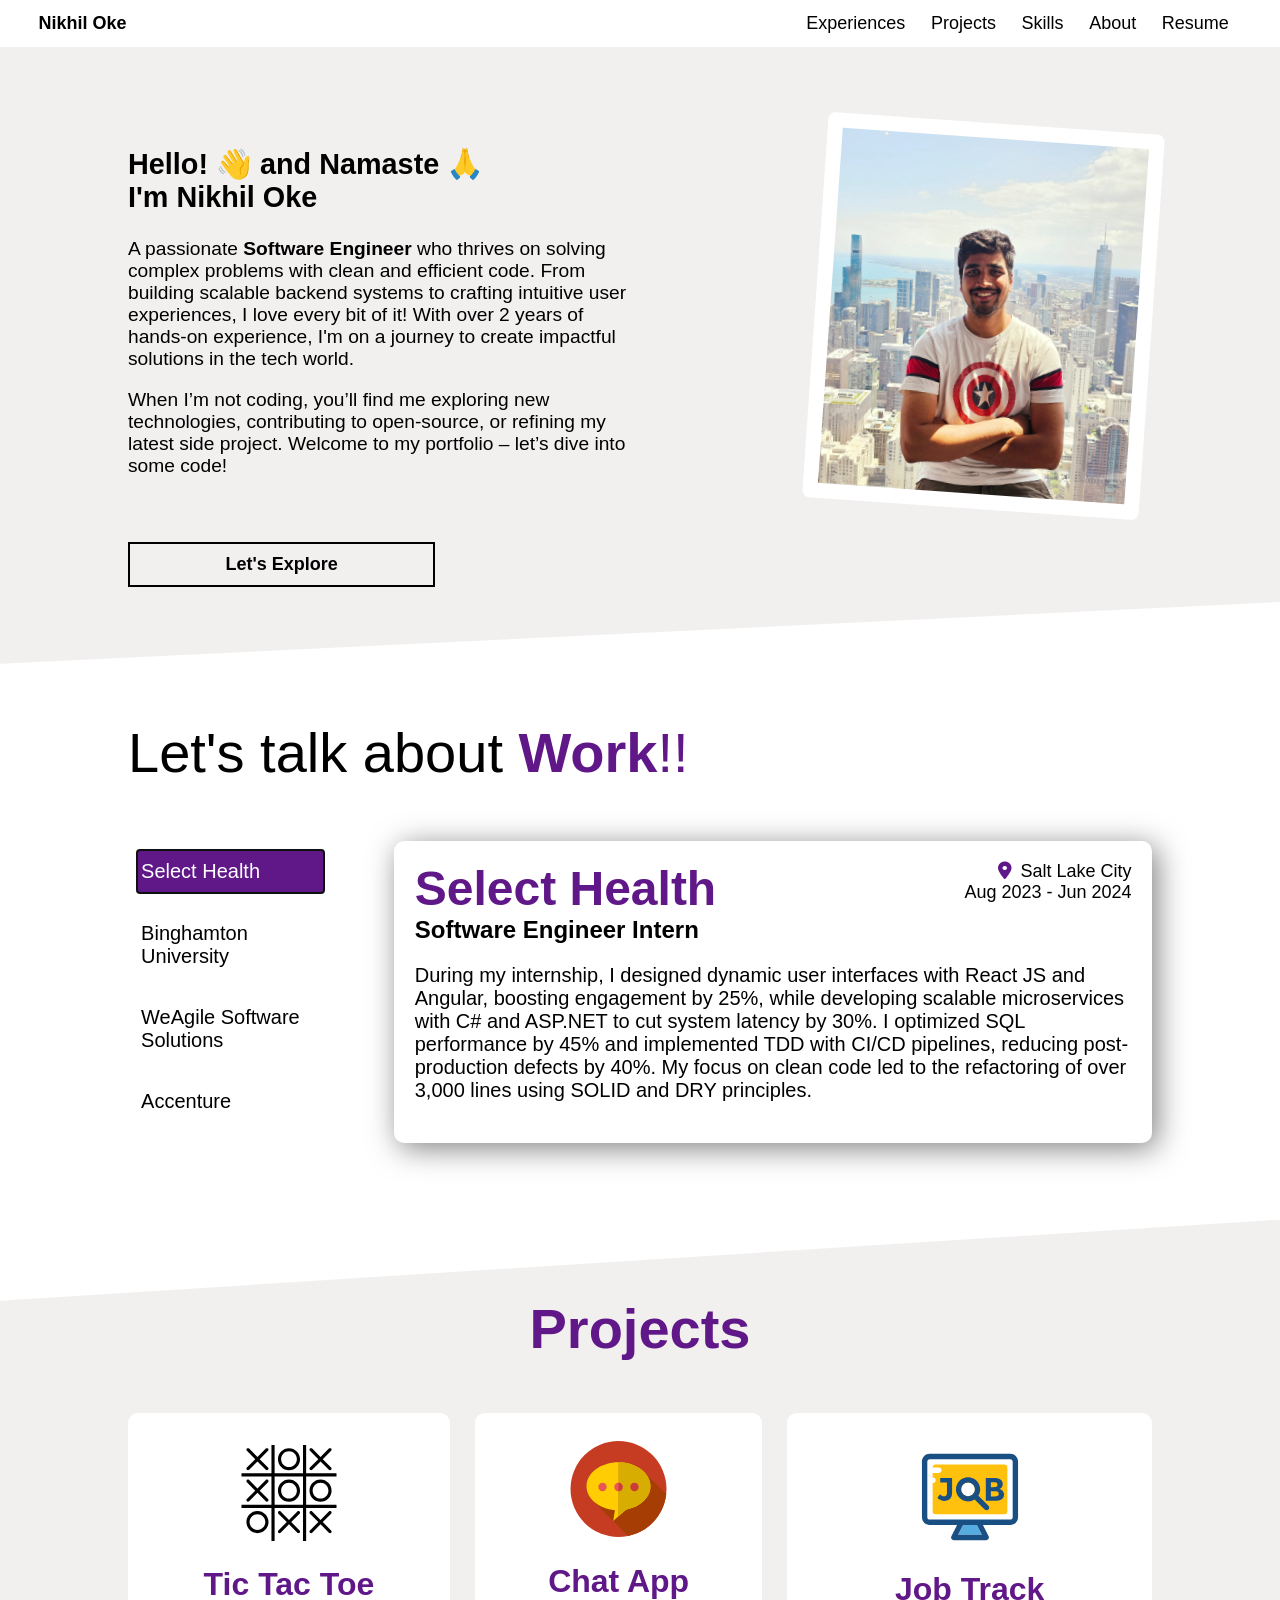
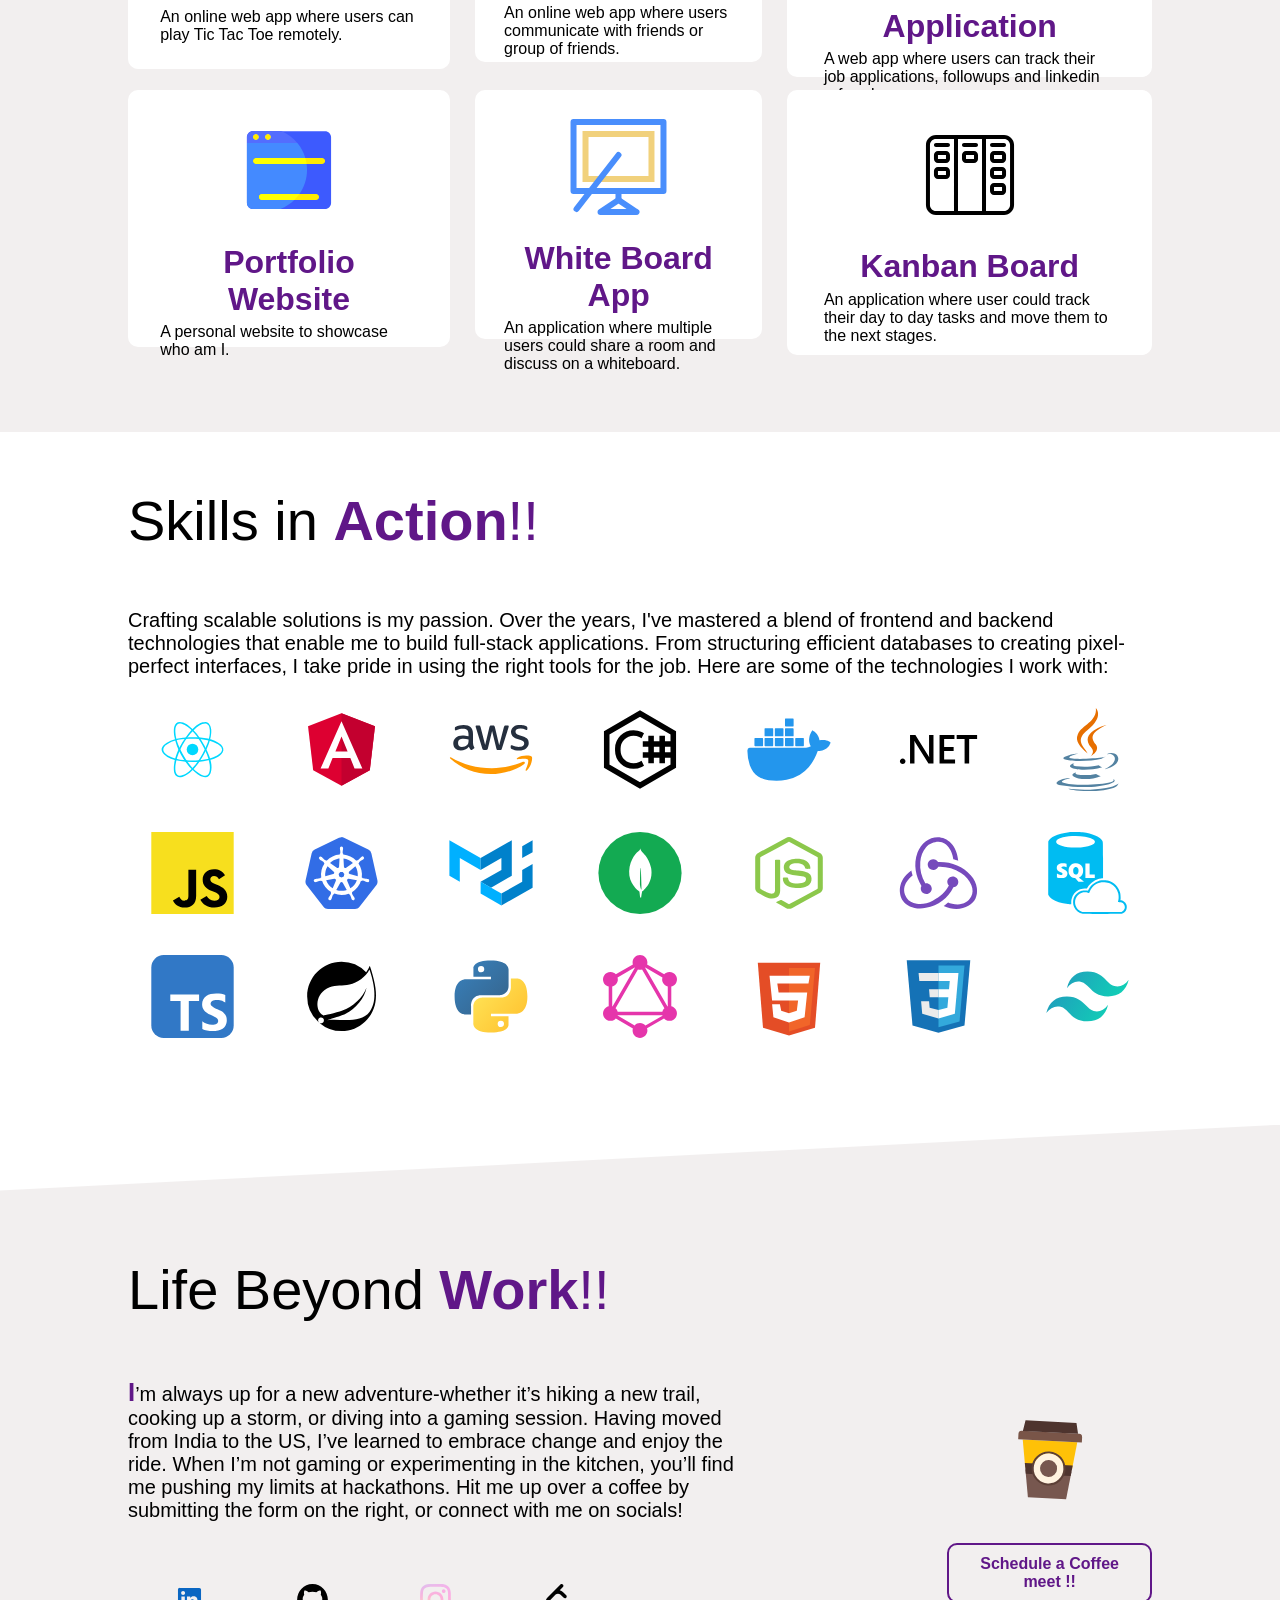
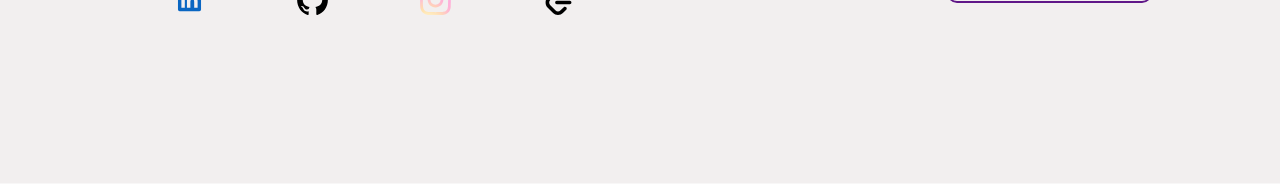
<file: index.html>
<html>
  <head>
    <title>Nikhil Oke</title>
    <meta charset="UTF-8" />
    <meta name="viewport" content="width=device-width, initial-scale=1.0" />
    <meta
      name="description"
      content="Nikhil Oke, Software Engineer experienced in full stack web development across various tech stacks"
    />
    <link rel="stylesheet" href="portfolio.css" />
    <link
      rel="stylesheet"
      href="https://cdnjs.cloudflare.com/ajax/libs/font-awesome/6.0.0-beta3/css/all.min.css"
    />
  </head>
  <body>
    <div class="navigation-bar">
      <a class="nav-logo" href="#landing">Nikhil Oke</a>
      <div class="nav-links">
        <a class="nav-tab" href="#experience">Experiences</a>
        <a class="nav-tab" href="#projects">Projects</a>
        <a class="nav-tab" href="#skills">Skills</a>
        <a class="nav-tab" href="#about">About</a>
        <a
          class="nav-tab"
          href="./assets/Nikhil_Oke_Resume.pdf"
          download="Nikhil_Oke_Resume.pdf"
          >Resume</a
        >
      </div>
    </div>
    <section class="landing" id="landing">
      <div class="landing-pane">
        <div class="intro">
          <h1>
            Hello! 👋 and Namaste 🙏 <br />
            I'm Nikhil Oke
          </h1>
          <p>
            A passionate <strong>Software Engineer</strong> who thrives on
            solving complex problems with clean and efficient code. From
            building scalable backend systems to crafting intuitive user
            experiences, I love every bit of it! With over 2 years of hands-on
            experience, I'm on a journey to create impactful solutions in the
            tech world.
          </p>
          <p>
            When I’m not coding, you’ll find me exploring new technologies,
            contributing to open-source, or refining my latest side project.
            Welcome to my portfolio – let’s dive into some code!
          </p>

          <button class="explore">Let's Explore</button>
        </div>
        <img class="img" src="./assets/portfolio_img.jpg" />
      </div>
    </section>
    <section class="experience" id="experience">
      <p class="sec-heading">
        Let's talk about
        <span class="head-color"> <strong>Work</strong>!!</span>
      </p>
      <div class="experience-flex">
        <div class="exp-tabs" id="exp-tabs">
          <button class="exp-tab" onClick="showCompany(0)" id="sel-button">
            Select Health
          </button>
          <button class="exp-tab" onClick="showCompany(1)" id="bing-button">
            Binghamton University
          </button>
          <button class="exp-tab" onClick="showCompany(2)" id="weag-button">
            WeAgile Software Solutions
          </button>
          <button class="exp-tab" onClick="showCompany(3)" id="acc-button">
            Accenture
          </button>
        </div>
        <div class="show-exp .active" id="show-exp">
          <div class="exp">
            <div>
              <div class="comp-name" id="compName"></div>
              <div class="position" id="pos"></div>
            </div>
            <div class="info">
              <div>
                <i
                  class="fas fa-map-marker-alt"
                  style="color: var(--hover-color); margin-right: 2%"
                ></i>
                <span class="location" id="location"></span>
              </div>
              <div class="duration" id="date"></div>
            </div>
          </div>
          <p class="desc" id="desc"></p>
        </div>
      </div>
    </section>
    <section class="projects" id="projects">
      <div
        class="sec-heading"
        style="color: var(--hover-color); text-align: center"
      >
        <strong>Projects</strong>
      </div>
      <div class="grid-container" id="grid-container">
        <div class="grid-item">
          <img src="./assets/tic-tac-toe.svg" class="prj-img" />
          <div class="prj-info">
            <div class="prj-title">Tic Tac Toe</div>
            <div class="prj-desc">
              An online web app where users can play Tic Tac Toe remotely.
            </div>
          </div>
        </div>
        <div class="grid-item">
          <img src="./assets/chat.svg" class="prj-img" />
          <div class="prj-info">
            <div class="prj-title">Chat App</div>
            <div class="prj-desc">
              An online web app where users communicate with friends or group of
              friends.
            </div>
          </div>
        </div>
        <div class="grid-item">
          <img src="./assets/job-search-svgrepo-com.svg" class="prj-img" />
          <div class="prj-info">
            <div class="prj-title">Job Track Application</div>
            <div class="prj-desc">
              A web app where users can track their job applications, followups
              and linkedin referrals.
            </div>
          </div>
        </div>
        <div class="grid-item">
          <img src="./assets/web-page-svgrepo-com.svg" class="prj-img" />
          <div class="prj-info">
            <div class="prj-title">Portfolio Website</div>
            <div class="prj-desc">A personal website to showcase who am I.</div>
          </div>
        </div>
        <div class="grid-item">
          <img src="./assets/whiteboard-svgrepo-com.svg" class="prj-img" />
          <div class="prj-info">
            <div class="prj-title">White Board App</div>
            <div class="prj-desc">
              An application where multiple users could share a room and discuss
              on a whiteboard.
            </div>
          </div>
        </div>
        <div class="grid-item">
          <img src="./assets/kanban-board-svgrepo-com.svg" class="prj-img" />
          <div class="prj-info">
            <div class="prj-title">Kanban Board</div>
            <div class="prj-desc">
              An application where user could track their day to day tasks and
              move them to the next stages.
            </div>
          </div>
        </div>
      </div>
    </section>
    <section class="skills" id="skills">
      <p class="sec-heading">
        Skills in
        <span class="head-color"> <strong>Action</strong>!!</span>
      </p>
      <p class="skills-description">
        Crafting scalable solutions is my passion. Over the years, I've mastered
        a blend of frontend and backend technologies that enable me to build
        full-stack applications. From structuring efficient databases to
        creating pixel-perfect interfaces, I take pride in using the right tools
        for the job. Here are some of the technologies I work with:
      </p>
      <div class="skills-grid">
        <img
          src="./assets//skills/react-javascript-js-framework-facebook-svgrepo-com.svg"
          height="80%"
          width="80%"
        />
        <img
          src="./assets//skills/angular-svgrepo-com.svg"
          height="80%"
          width="80%"
        />
        <img
          src="./assets//skills/aws-svgrepo-com.svg"
          height="80%"
          width="80%"
        />
        <img
          src="./assets//skills/c-sharp-svgrepo-com.svg"
          height="80%"
          width="80%"
        />
        <img
          src="./assets//skills/docker-svgrepo-com.svg"
          height="80%"
          width="80%"
        />
        <img
          src="./assets//skills/dotnet-svgrepo-com.svg"
          height="80%"
          width="80%"
        />
        <img
          src="./assets//skills/java-svgrepo-com.svg"
          height="80%"
          width="80%"
        />
        <img
          src="./assets//skills/javascript-svgrepo-com.svg"
          height="80%"
          width="80%"
        />
        <img
          src="./assets//skills/kubernetes-svgrepo-com.svg"
          height="80%"
          width="80%"
        />
        <img
          src="./assets//skills/material-ui-svgrepo-com.svg"
          height="80%"
          width="80%"
        />
        <img
          src="./assets//skills/mongodb-svgrepo-com.svg"
          height="80%"
          width="80%"
        />
        <img
          src="./assets//skills/node-js-svgrepo-com.svg"
          height="80%"
          width="80%"
        />
        <img
          src="./assets//skills/redux-svgrepo-com.svg"
          height="80%"
          width="80%"
        />
        <img
          src="./assets//skills/sql-database-sql-azure-svgrepo-com.svg"
          height="80%"
          width="80%"
        />
        <img
          src="./assets//skills/typescript-svgrepo-com.svg"
          height="80%"
          width="80%"
        />
        <img
          src="./assets//skills/spring-boot-svgrepo-com.svg"
          height="80%"
          width="80%"
        />
        <img
          src="./assets//skills/python-svgrepo-com.svg"
          height="80%"
          width="80%"
        />
        <img
          src="./assets//skills/graphql-svgrepo-com.svg"
          height="80%"
          width="80%"
        />
        <img
          src="./assets//skills/html-5-svgrepo-com.svg"
          height="80%"
          width="80%"
        />
        <img
          src="./assets//skills/css-svgrepo-com.svg"
          height="80%"
          width="80%"
        />
        <img
          src="./assets//skills/tailwindcss-icon-svgrepo-com.svg"
          height="80%"
          width="80%"
        />
      </div>
    </section>
    <section class="life" id="about">
      <div>
        <p class="sec-heading">
          Life Beyond
          <span class="head-color"> <strong>Work</strong>!!</span>
        </p>
      </div>
      <div class="about-sec">
        <div class="about">
          <div class="about-desc">
            <span style="font-size: 2vw; color: var(--hover-color)"
              ><strong>I</strong></span
            >’m always up for a new adventure-whether it’s hiking a new trail,
            cooking up a storm, or diving into a gaming session. Having moved
            from India to the US, I’ve learned to embrace change and enjoy the
            ride. When I’m not gaming or experimenting in the kitchen, you’ll
            find me pushing my limits at hackathons. Hit me up over a coffee by
            submitting the form on the right, or connect with me on socials!
          </div>
          <div class="socials">
            <img
              src="./assets/socials/linkedin-svgrepo-com.svg"
              height="50%"
              width="50%"
              onClick="openTab('https://www.linkedin.com/in/nikhil-oke/')"
            />
            <img
              src="./assets/socials/github-142-svgrepo-com.svg"
              height="50%"
              width="50%"
              onclick="openTab('https://github.com/NikhilRajivOke')"
            />
            <img
              src="./assets/socials/instagram-color-svgrepo-com.svg"
              height="50%"
              width="50%"
              onClick="openTab('https://www.instagram.com/_monuu_1997/')"
            />
            <img
              src="./assets/socials/leetcode-svgrepo-com.svg"
              height="50%"
              width="50%"
              onclick="openTab('https://leetcode.com/u/NikhilOke/')"
            />
          </div>
        </div>
        <div class="coffee-form">
          <img
            src="./assets/coffee-to-go-svgrepo-com.svg"
            height="50%"
            width="50%"
          />
          <button
            class="book-coffee"
            onClick="openTab('https://calendly.com/nikhiloke97/meeting-with-nikhil')"
          >
            Schedule a Coffee meet !!
          </button>
        </div>
      </div>
    </section>
    <script src="portfolio.js"></script>
    <script>
      window.onload = function () {
        document.getElementById("sel-button").click();
        document.getElementById("sel-button").focus();
        window.scrollTo(0, 0);
      };

      document.addEventListener("DOMContentLoaded", function () {
        const observer = new IntersectionObserver((entries) => {
          entries.forEach((entry) => {
            if (entry.isIntersecting) {
              entry.target.classList.add("active");
            }
          });
        });
        const experienceTabs = document.getElementById("exp-tabs");
        observer.observe(experienceTabs);
        observer.observe(document.getElementById("show-exp"));
        observer.observe(document.getElementById("grid-container"));
      });
    </script>
  </body>
</html>
</file>
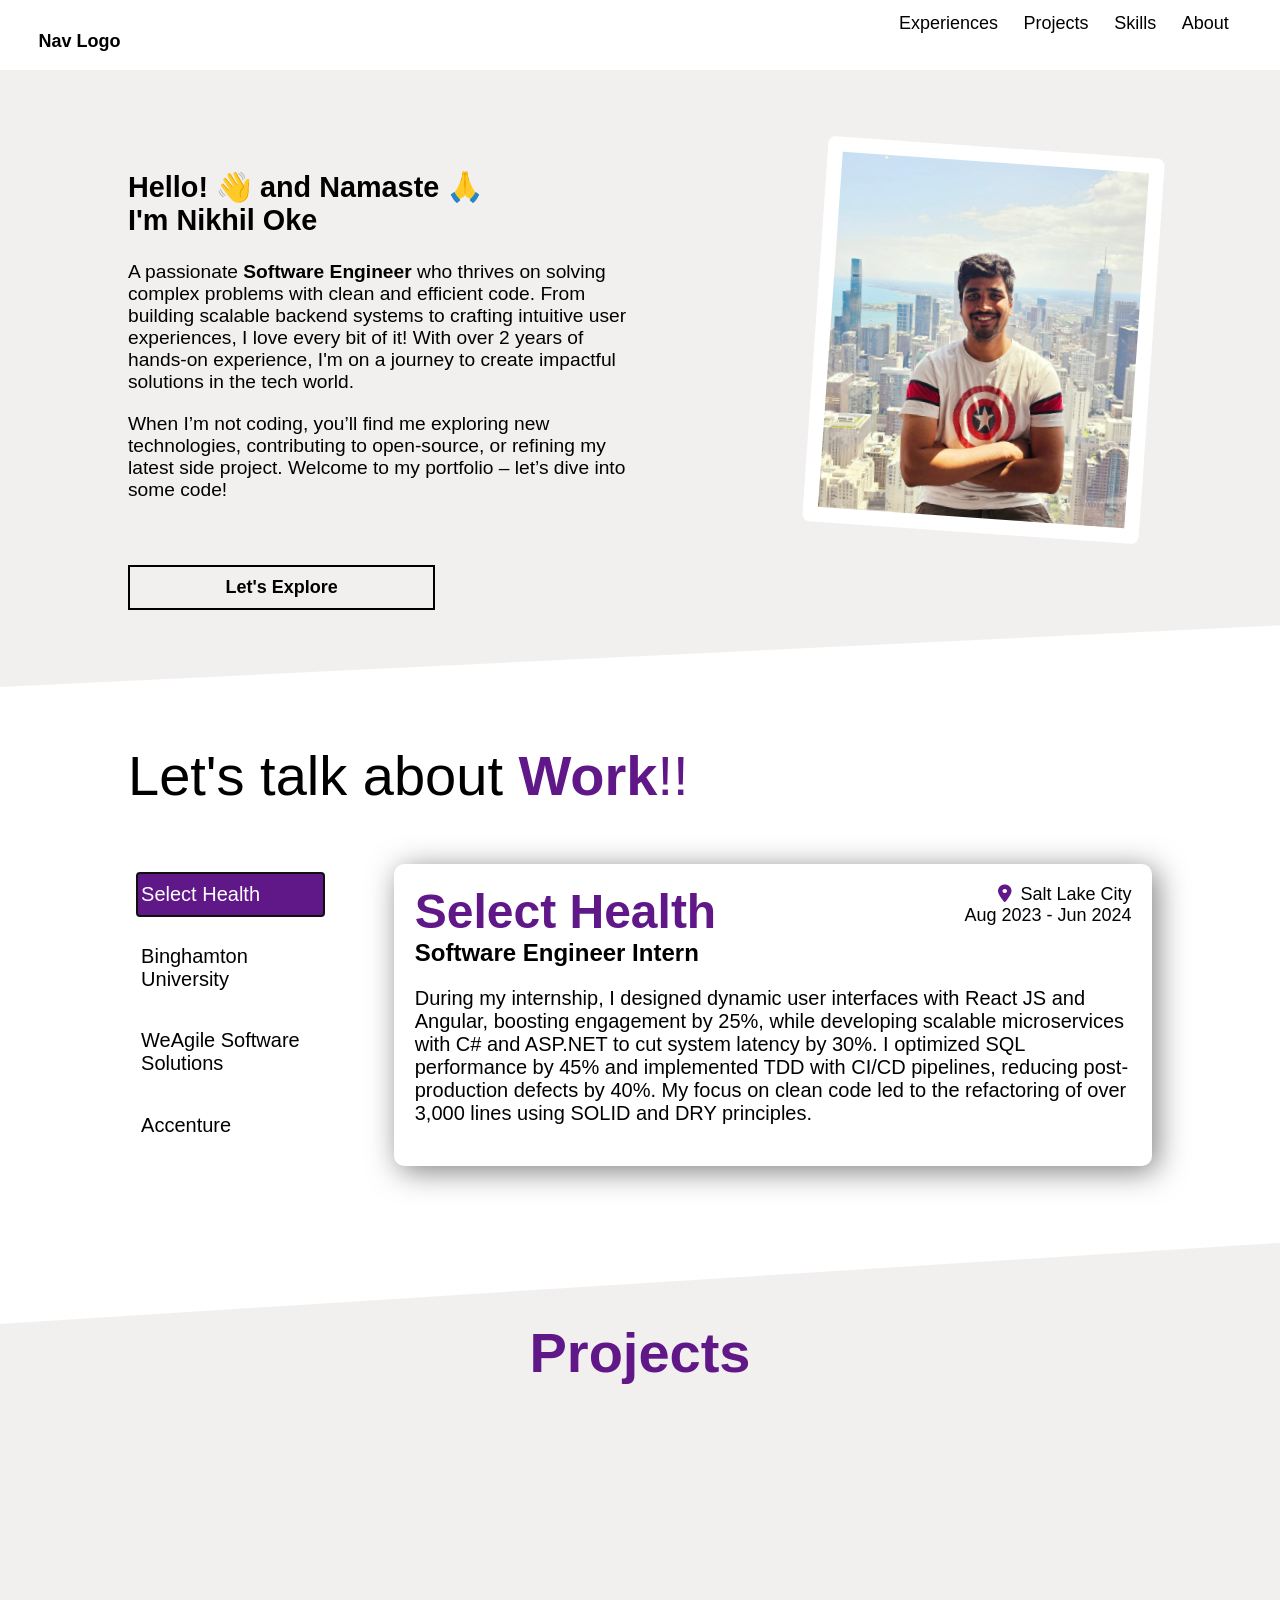
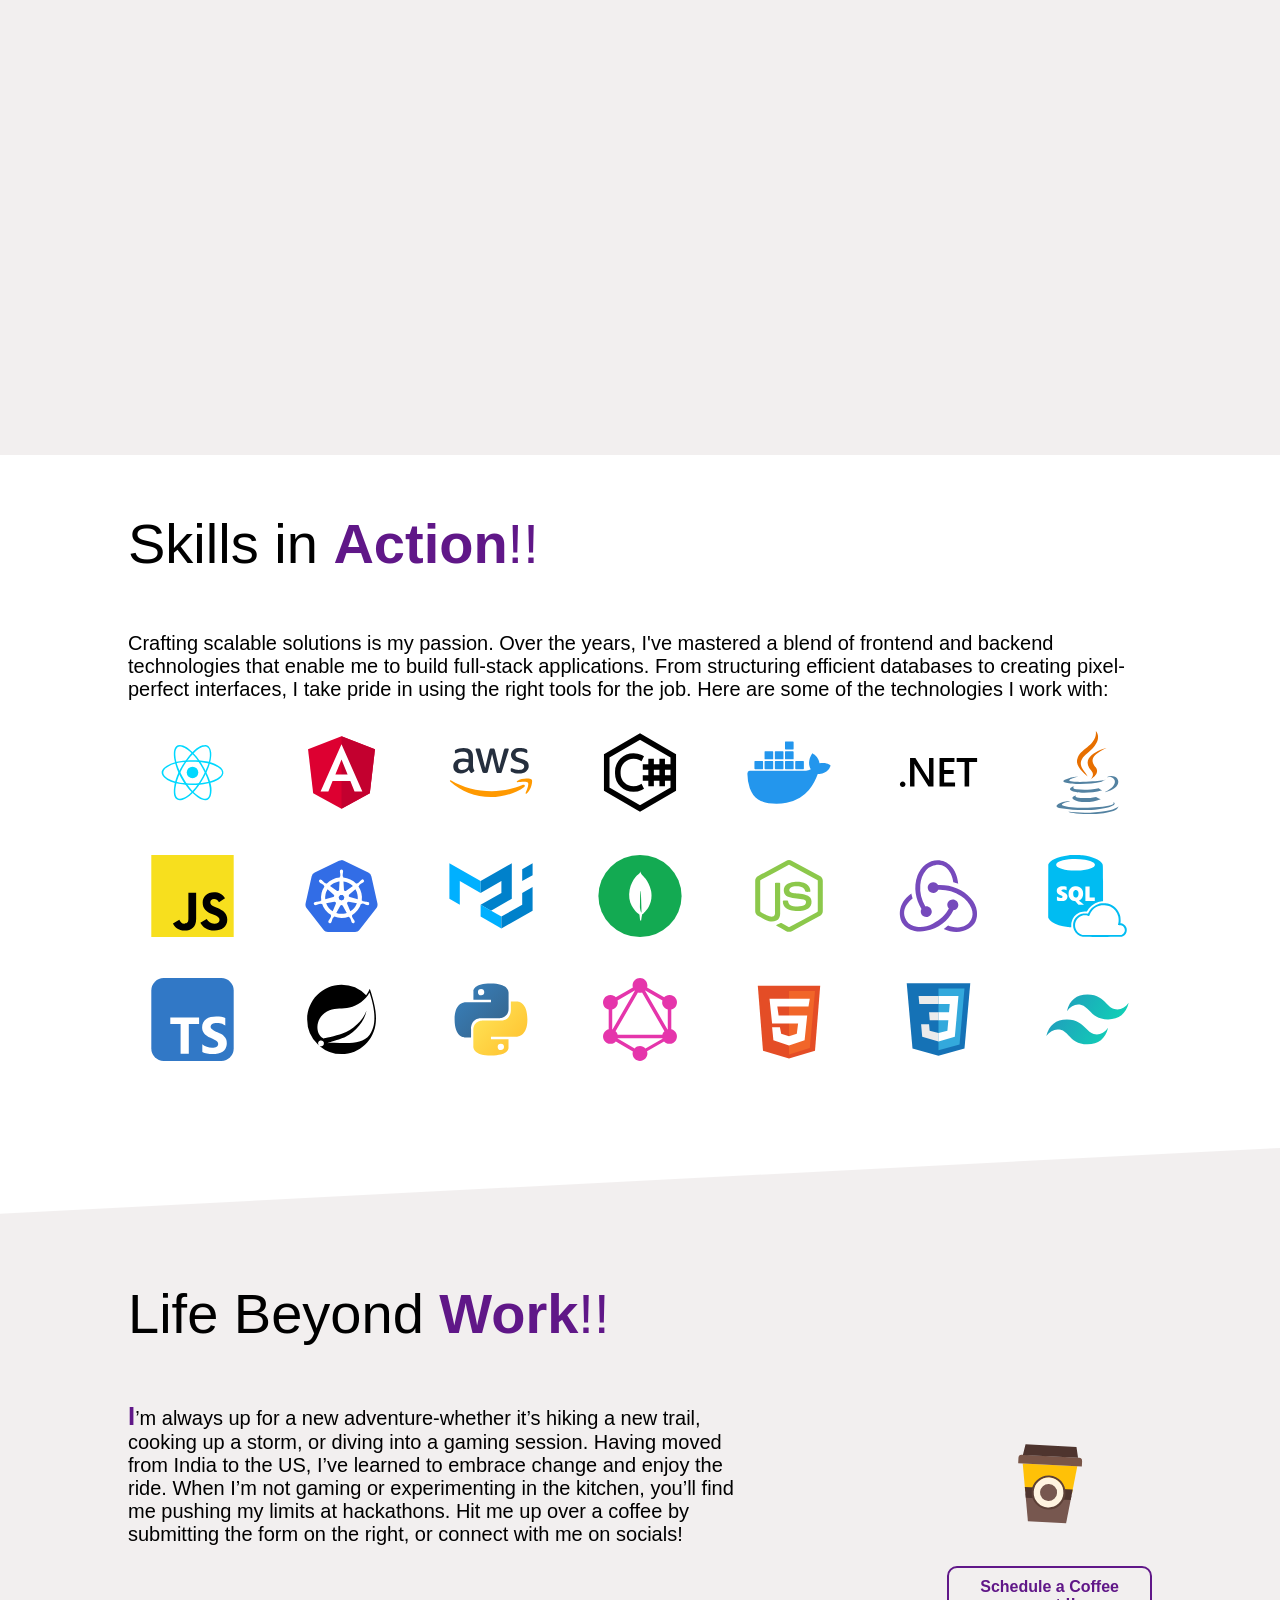
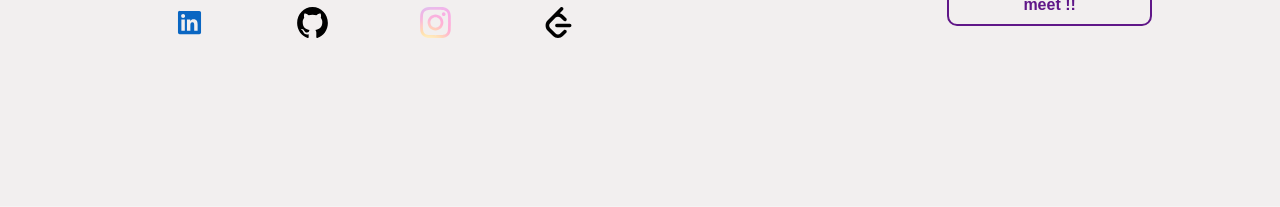
<file: portfolio.html>
<html>
  <head>
    <title>Nikhil Oke</title>
    <meta charset="UTF-8" />
    <meta name="viewport" content="width=device-width, initial-scale=1.0" />
    <meta
      name="description"
      content="Nikhil Oke, Software Engineer experienced in full stack web development across various tech stacks"
    />
    <link rel="stylesheet" href="portfolio.css" />
    <link
      rel="stylesheet"
      href="https://cdnjs.cloudflare.com/ajax/libs/font-awesome/6.0.0-beta3/css/all.min.css"
    />
  </head>
  <body>
    <div class="navigation-bar">
      <div class="nav-logo">
        <p>Nav Logo</p>
      </div>
      <div class="nav-links">
        <a class="nav-tab" href="#experience">Experiences</a>
        <a class="nav-tab" href="#projects">Projects</a>
        <a class="nav-tab" href="#skills">Skills</a>
        <a class="nav-tab" href="#about">About</a>
      </div>
    </div>
    <section class="landing" id="landing">
      <div class="landing-pane">
        <div class="intro">
          <h1>
            Hello! 👋 and Namaste 🙏 <br />
            I'm Nikhil Oke
          </h1>
          <p>
            A passionate <strong>Software Engineer</strong> who thrives on
            solving complex problems with clean and efficient code. From
            building scalable backend systems to crafting intuitive user
            experiences, I love every bit of it! With over 2 years of hands-on
            experience, I'm on a journey to create impactful solutions in the
            tech world.
          </p>
          <p>
            When I’m not coding, you’ll find me exploring new technologies,
            contributing to open-source, or refining my latest side project.
            Welcome to my portfolio – let’s dive into some code!
          </p>

          <button class="explore">Let's Explore</button>
        </div>
        <img class="img" src="./assets/portfolio_img.jpg" />
      </div>
    </section>
    <section class="experience" id="experience">
      <p class="sec-heading">
        Let's talk about
        <span class="head-color"> <strong>Work</strong>!!</span>
      </p>
      <div class="experience-flex">
        <div class="exp-tabs" id="exp-tabs">
          <button class="exp-tab" onClick="showCompany(0)" id="sel-button">
            Select Health
          </button>
          <button class="exp-tab" onClick="showCompany(1)" id="bing-button">
            Binghamton University
          </button>
          <button class="exp-tab" onClick="showCompany(2)" id="weag-button">
            WeAgile Software Solutions
          </button>
          <button class="exp-tab" onClick="showCompany(3)" id="acc-button">
            Accenture
          </button>
        </div>
        <div class="show-exp .active" id="show-exp">
          <div class="exp">
            <div>
              <div class="comp-name" id="compName"></div>
              <div class="position" id="pos"></div>
            </div>
            <div class="info">
              <div>
                <i
                  class="fas fa-map-marker-alt"
                  style="color: var(--hover-color); margin-right: 2%"
                ></i>
                <span class="location" id="location"></span>
              </div>
              <div class="duration" id="date"></div>
            </div>
          </div>
          <p class="desc" id="desc"></p>
        </div>
      </div>
    </section>
    <section class="projects" id="projects">
      <div
        class="sec-heading"
        style="color: var(--hover-color); text-align: center"
      >
        <strong>Projects</strong>
      </div>
      <div class="grid-container" id="grid-container">
        <div class="grid-item">
          <img src="./assets/tic-tac-toe.svg" class="prj-img" />
          <div class="prj-info">
            <div class="prj-title">Tic Tac Toe</div>
            <div class="prj-desc">
              An online web app where users can play Tic Tac Toe remotely.
            </div>
          </div>
        </div>
        <div class="grid-item">
          <img src="./assets/chat.svg" class="prj-img" />
          <div class="prj-info">
            <div class="prj-title">Chat App</div>
            <div class="prj-desc">
              An online web app where users communicate with friends or group of
              friends.
            </div>
          </div>
        </div>
        <div class="grid-item">
          <img src="./assets/job-search-svgrepo-com.svg" class="prj-img" />
          <div class="prj-info">
            <div class="prj-title">Job Track Application</div>
            <div class="prj-desc">
              A web app where users can track their job applications, followups
              and linkedin referrals.
            </div>
          </div>
        </div>
        <div class="grid-item">
          <img src="./assets/web-page-svgrepo-com.svg" class="prj-img" />
          <div class="prj-info">
            <div class="prj-title">Portfolio Website</div>
            <div class="prj-desc">A personal website to showcase who am I.</div>
          </div>
        </div>
        <div class="grid-item">
          <img src="./assets/whiteboard-svgrepo-com.svg" class="prj-img" />
          <div class="prj-info">
            <div class="prj-title">White Board App</div>
            <div class="prj-desc">
              An application where multiple users could share a room and discuss
              on a whiteboard.
            </div>
          </div>
        </div>
        <div class="grid-item">
          <img src="./assets/kanban-board-svgrepo-com.svg" class="prj-img" />
          <div class="prj-info">
            <div class="prj-title">Kanban Board</div>
            <div class="prj-desc">
              An application where user could track their day to day tasks and
              move them to the next stages.
            </div>
          </div>
        </div>
      </div>
    </section>
    <section class="skills" id="skills">
      <p class="sec-heading">
        Skills in
        <span class="head-color"> <strong>Action</strong>!!</span>
      </p>
      <p class="skills-description">
        Crafting scalable solutions is my passion. Over the years, I've mastered
        a blend of frontend and backend technologies that enable me to build
        full-stack applications. From structuring efficient databases to
        creating pixel-perfect interfaces, I take pride in using the right tools
        for the job. Here are some of the technologies I work with:
      </p>
      <div class="skills-grid">
        <img
          src="./assets//skills/react-javascript-js-framework-facebook-svgrepo-com.svg"
          height="80%"
          width="80%"
        />
        <img
          src="./assets//skills/angular-svgrepo-com.svg"
          height="80%"
          width="80%"
        />
        <img
          src="./assets//skills/aws-svgrepo-com.svg"
          height="80%"
          width="80%"
        />
        <img
          src="./assets//skills/c-sharp-svgrepo-com.svg"
          height="80%"
          width="80%"
        />
        <img
          src="./assets//skills/docker-svgrepo-com.svg"
          height="80%"
          width="80%"
        />
        <img
          src="./assets//skills/dotnet-svgrepo-com.svg"
          height="80%"
          width="80%"
        />
        <img
          src="./assets//skills/java-svgrepo-com.svg"
          height="80%"
          width="80%"
        />
        <img
          src="./assets//skills/javascript-svgrepo-com.svg"
          height="80%"
          width="80%"
        />
        <img
          src="./assets//skills/kubernetes-svgrepo-com.svg"
          height="80%"
          width="80%"
        />
        <img
          src="./assets//skills/material-ui-svgrepo-com.svg"
          height="80%"
          width="80%"
        />
        <img
          src="./assets//skills/mongodb-svgrepo-com.svg"
          height="80%"
          width="80%"
        />
        <img
          src="./assets//skills/node-js-svgrepo-com.svg"
          height="80%"
          width="80%"
        />
        <img
          src="./assets//skills/redux-svgrepo-com.svg"
          height="80%"
          width="80%"
        />
        <img
          src="./assets//skills/sql-database-sql-azure-svgrepo-com.svg"
          height="80%"
          width="80%"
        />
        <img
          src="./assets//skills/typescript-svgrepo-com.svg"
          height="80%"
          width="80%"
        />
        <img
          src="./assets//skills/spring-boot-svgrepo-com.svg"
          height="80%"
          width="80%"
        />
        <img
          src="./assets//skills/python-svgrepo-com.svg"
          height="80%"
          width="80%"
        />
        <img
          src="./assets//skills/graphql-svgrepo-com.svg"
          height="80%"
          width="80%"
        />
        <img
          src="./assets//skills/html-5-svgrepo-com.svg"
          height="80%"
          width="80%"
        />
        <img
          src="./assets//skills/css-svgrepo-com.svg"
          height="80%"
          width="80%"
        />
        <img
          src="./assets//skills/tailwindcss-icon-svgrepo-com.svg"
          height="80%"
          width="80%"
        />
      </div>
    </section>
    <section class="life" id="about">
      <div>
        <p class="sec-heading">
          Life Beyond
          <span class="head-color"> <strong>Work</strong>!!</span>
        </p>
      </div>
      <div class="about-sec">
        <div class="about">
          <div class="about-desc">
            <span style="font-size: 2vw; color: var(--hover-color)"
              ><strong>I</strong></span
            >’m always up for a new adventure-whether it’s hiking a new trail,
            cooking up a storm, or diving into a gaming session. Having moved
            from India to the US, I’ve learned to embrace change and enjoy the
            ride. When I’m not gaming or experimenting in the kitchen, you’ll
            find me pushing my limits at hackathons. Hit me up over a coffee by
            submitting the form on the right, or connect with me on socials!
          </div>
          <div class="socials">
            <img
              src="./assets/socials/linkedin-svgrepo-com.svg"
              height="50%"
              width="50%"
              onClick="openTab('https://www.linkedin.com/in/nikhil-oke/')"
            />
            <img
              src="/assets/socials/github-142-svgrepo-com.svg"
              height="50%"
              width="50%"
              onclick="openTab('https://github.com/NikhilRajivOke')"
            />
            <img
              src="/assets/socials/instagram-color-svgrepo-com.svg"
              height="50%"
              width="50%"
              onClick="openTab('https://www.instagram.com/_monuu_1997/')"
            />
            <img
              src="/assets/socials/leetcode-svgrepo-com.svg"
              height="50%"
              width="50%"
              onclick="openTab('https://leetcode.com/u/NikhilOke/')"
            />
          </div>
        </div>
        <div class="coffee-form">
          <img
            src="./assets/coffee-to-go-svgrepo-com.svg"
            height="50%"
            width="50%"
          />
          <button
            class="book-coffee"
            onClick="openTab('https://calendly.com/nikhiloke97/meeting-with-nikhil')"
          >
            Schedule a Coffee meet !!
          </button>
        </div>
      </div>
    </section>
    <script src="portfolio.js"></script>
    <script>
      window.onload = function () {
        document.getElementById("sel-button").click();
        document.getElementById("sel-button").focus();
      };

      document.addEventListener("DOMContentLoaded", function () {
        const observer = new IntersectionObserver((entries) => {
          entries.forEach((entry) => {
            if (entry.isIntersecting) {
              entry.target.classList.add("active");
            }
          });
        });
        const experienceTabs = document.getElementById("exp-tabs");
        observer.observe(experienceTabs);
        observer.observe(document.getElementById("show-exp"));
        observer.observe(document.getElementById("grid-container"));
      });
    </script>
  </body>
</html>
</file>
<file: portfolio.css>
:root {
  --background-color: white;
  --background-color-alt: rgb(242, 239, 239);
  --hover-color: rgb(96, 23, 136);
  --text-color: black;
}

html {
  scroll-behavior: smooth;
}

@keyframes fadeIn {
  0% {
    opacity: 0;
  }
  100% {
    opacity: 100%;
  }
}

@keyframes slideInFromLeft {
  0% {
    transform: translateX(-100%);
    opacity: 0;
  }
  100% {
    transform: translateX(0);
    opacity: 1;
  }
}

@keyframes slideInFromRight {
  0% {
    transform: translateX(+100%);
    opacity: 0;
  }
  100% {
    transform: translateX(0);
    opacity: 1;
  }
}

body {
  background-color: var(--background-color);
  color: var(--text-color);
  font-size: 16px;
  font-family: "Segoe UI", Tahoma, Geneva, Verdana, sans-serif;
  margin: 0px;
}

section {
  padding: 6% 10%;
  .sec-heading {
    font-size: 3.5rem;
    .head-color {
      color: var(--hover-color);
    }
  }
}

.landing-pane {
  display: flex;
  justify-content: space-between;
  flex-wrap: wrap;
  .intro {
    width: 50%;
    transform: translateX(-100%);
    opacity: 0;
    animation: slideInFromLeft 1s ease-in forwards;
    .explore {
      margin-top: 5vh;
      display: inline-block;
      background-color: transparent;
      padding: 2%;
      border: 2px solid black;
      width: 60%;
      font-size: 2vh;
      font-weight: bolder;
    }
    .explore:hover {
      color: var(--hover-color);
      border-color: var(--hover-color);
    }
  }
  .img {
    border: 15px solid white;
    border-radius: 2%;
    width: 30%;
    /*box-shadow: 10px 10px 30px rgba(0, 0, 0, 0.5);*/
    height: 20%;
    transform: rotate(4deg);
    opacity: 0;
    animation: fadeIn 2s ease-in forwards;
  }
}

.navigation-bar {
  display: flex;
  flex-direction: row;
  justify-content: space-between;
  flex-wrap: wrap;
  color: var(--text-color);
  .nav-logo {
    font-weight: 800;
    margin-left: 3vw;
    margin-right: 2vw;
    text-decoration: none;
    margin-top: 1vw;
    color: black;
  }
  .nav-links {
    display: flex;
    cursor: pointer;
    flex-wrap: wrap;
    margin-right: 3vw;
    .nav-tab {
      margin: 1vw;
      text-decoration: none;
      color: black;
    }
    .nav-tab:hover {
      color: var(--hover-color);
    }
  }
}

.experience-flex {
  display: flex;
  flex-direction: row;
  justify-content: space-between;
  .exp-tabs {
    width: 20%;
    display: flex;
    flex-direction: column;
    transform: translateX(-100%);
    opacity: 0;
    .exp-tab {
      cursor: pointer;
      border: none;
      background-color: transparent;
      margin: 1vh;
      text-align: left;
      font-size: 1.25rem;
      transition: background-color 0.8s ease;
      padding: 5% 2%;
    }
    .exp-tab:focus {
      background-color: var(--hover-color);
      color: white;
    }
  }
  .exp-tabs.active {
    animation: slideInFromLeft 1s ease-in forwards;
  }
  .show-exp {
    width: 70%;
    box-shadow: 5px 5px 30px rgba(0, 0, 0, 0.5);
    border-radius: 10px;
    padding: 2%;
    transform: translateX(+100%);
    opacity: 0;
    .exp {
      display: flex;
      flex-direction: row;
      justify-content: space-between;
      .comp-name {
        color: var(--hover-color);
        font-weight: bolder;
        font-size: 3rem;
      }
      .position {
        font-size: 1.5rem;
        font-weight: bold;
      }
    }
    .info {
      text-align: right;
    }
    .desc {
      font-size: 1.25rem;
    }
  }
  .show-exp.active {
    animation: slideInFromRight 1.5s ease-in-out forwards;
  }
}

.projects {
  .projects-heading {
    text-align: center;
    color: var(--hover-color);
  }

  .grid-container {
    opacity: 0;
    animation: fadeIn 2s ease-in forwards;
    margin-top: 5%;
    display: grid;
    column-gap: 2vw;
    row-gap: 1vw;
    grid-template-columns: auto auto auto;

    .grid-item {
      background-color: var(--background-color);
      padding: 10%;
      height: 15vw;
      border-radius: 10px;
      display: flex;
      flex-direction: column;
      cursor: pointer;
      .prj-img {
        height: 50%;
      }
      .prj-info {
        padding-top: 2vw;
        .prj-title {
          color: var(--hover-color);
          font-size: 2rem;
          text-align: center;
          font-weight: bold;
        }
        .prj-desc {
          font-size: 1rem;
          padding-top: 2%;
        }
      }
    }
    .grid-item:hover {
      box-shadow: 10px 10px 30px rgba(0, 0, 0, 0.5);
    }
  }
}

.skills {
  .skills-description {
    font-size: 1.25rem;
  }
  .skills-grid {
    display: grid;
    grid-template-columns: repeat(7, 1fr);
    gap: 20px;
    justify-items: center;
    align-items: center;
  }

  .skills-grid img {
    transition: transform 0.3s ease;
  }

  .skills-grid i:hover {
    transform: scale(1.2);
  }
}

.life {
  .about-sec {
    display: flex;
    flex-direction: row;
    justify-content: space-between;
    .about {
      display: flex;
      flex-direction: column;
      width: 60%;
      .about-desc {
        margin-bottom: 10%;
        font-size: 1.25rem;
      }
      .socials {
        display: flex;
        flex-direction: row;
        justify-content: left;

        img {
          width: 20%;
          height: 25%;
          cursor: pointer;
        }
      }
    }
    .coffee-form {
      display: flex;
      flex-direction: column;
      width: 20%;
      img {
        transform: rotate(3deg);
        align-self: center;
      }
      .book-coffee {
        background-color: transparent;
        width: 100%;
        font-size: 1rem;
        font-weight: bolder;
        padding: 5%;
        border: 2px solid var(--hover-color);
        color: var(--hover-color);
        border-radius: 10px;
      }
      .book-coffee:hover {
        color: white;
        background-color: var(--hover-color);
      }
    }
  }
}
@media screen and (max-width: 700px) {
  body {
    font-size: 10px; /* Smaller font for mobile devices */
  }
  section {
    .sec-heading {
      font-size: 1rem;
    }
  }
  .landing-pane {
    font-size: 0.5rem;
    .intro {
      .explore {
        margin-top: 1vh;
        font-size: 0.5rem;
      }
    }
  }
  .navigation-bar {
    flex-direction: column;
  }
  .experience-flex {
    flex-direction: column;
    .exp-tabs {
      flex-direction: row;
      width: 100%;
      justify-content: space-around;
      .exp-tab {
        font-size: 0.5rem;
        padding: 2% 5%;
      }
    }
    .show-exp {
      width: 80%;
      margin: 5%;
      .exp {
        .comp-name {
          font-size: 1rem;
        }
        .position {
          font-size: 0.75rem;
        }
      }
      .desc {
        font-size: 0.5rem;
      }
    }
  }
  .projects {
    .grid-container {
      grid-template-columns: auto auto;
      .grid-item {
        flex-direction: row;
        height: 8vh;
        padding: 3%;
        .prj-img {
          height: 80%;
        }
        .prj-info {
          padding-left: 5%;
          .prj-title {
            font-size: 0.6rem;
          }
          .prj-desc {
            font-size: 0.5rem;
          }
        }
      }
    }
  }
  .skills {
    .skills-description {
      font-size: 0.5rem;
    }
  }
  .life {
    .about-sec {
      .about {
        .about-desc {
          font-size: 0.5rem;
        }
      }
      .coffee-form {
        width: 30%;
        .book-coffee {
          font-size: 0.5rem;
        }
      }
    }
  }
}

@media screen and ((min-width: 700px) and (max-width:1200px)) {
  body {
    font-size: 12px; /* Larger font for larger screens */
  }
  section {
    .sec-heading {
      font-size: 1.5rem;
    }
  }
  .landing-pane {
    font-size: 0.75rem;
    .intro {
      .explore {
        margin-top: 1vh;
        font-size: 0.75rem;
      }
    }
  }
  .experience-flex {
    flex-direction: column;
    .exp-tabs {
      flex-direction: row;
      width: 100%;
      justify-content: space-around;
      .exp-tab {
        font-size: 0.75rem;
        padding: 2% 5%;
      }
    }
    .show-exp {
      width: 80%;
      margin: 5%;
      .exp {
        .comp-name {
          font-size: 2rem;
        }
        .position {
          font-size: 1.25rem;
        }
      }
      .desc {
        font-size: 1rem;
      }
    }
  }
  .projects {
    .grid-container {
      .grid-item {
        height: 20vh;
        .prj-info {
          .prj-title {
            font-size: 1.25rem;
          }
          .prj-desc {
            font-size: 0.75rem;
          }
        }
      }
    }
  }
  .skills {
    .skills-description {
      font-size: 1rem;
    }
  }
  .life {
    .about-sec {
      .about {
        .about-desc {
          font-size: 0.75rem;
        }
      }
      .coffee-form {
        width: 30%;
        .book-coffee {
          font-size: 0.75rem;
        }
      }
    }
  }
}

@media screen and (min-width: 1200px) {
  body {
    font-size: 18px;
  }
  .landing-pane {
    font-size: 1.2rem;
  }
}

section:nth-child(odd) {
  background-color: var(--background-color);
  padding-top: 0%;
}
section:nth-child(2n) {
  background-color: var(--background-color-alt);
  clip-path: polygon(0 0, 100% 0, 100% 90%, 0% 100%);
}
section:nth-child(2n + 4) {
  background-color: var(--background-color-alt);
  clip-path: polygon(0 10%, 100% 0, 100% 100%, 0% 100%);
}
</file>
